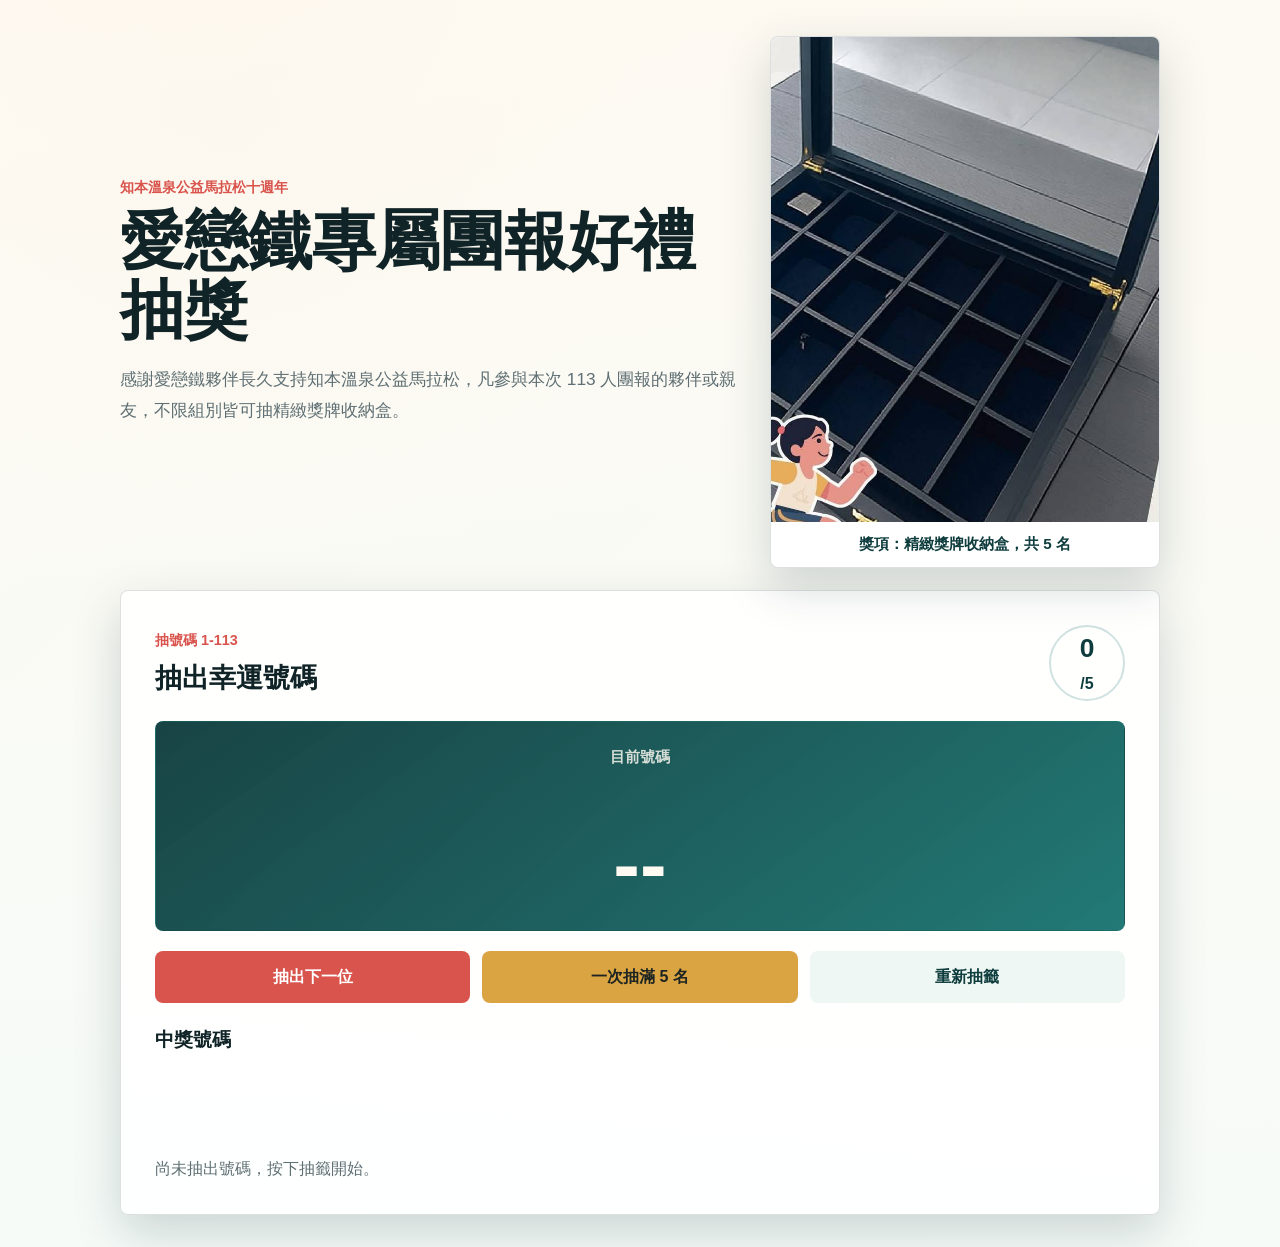
<file: index.html>
<!doctype html>
<html lang="zh-Hant">
  <head>
    <meta charset="utf-8">
    <meta name="viewport" content="width=device-width, initial-scale=1, viewport-fit=cover">
    <meta name="theme-color" content="#0f3d3e">
    <meta name="description" content="知本溫泉公益馬拉松十週年愛戀鐵專屬團報好禮抽獎">
    <title>知本馬團報抽獎</title>
    <link rel="stylesheet" href="styles.css">
  </head>
  <body>
    <main class="app-shell">
      <section class="hero" aria-labelledby="app-title">
        <div class="hero-copy">
          <p class="eyebrow">知本溫泉公益馬拉松十週年</p>
          <h1 id="app-title">愛戀鐵專屬團報好禮抽獎</h1>
          <p class="lead">
            感謝愛戀鐵夥伴長久支持知本溫泉公益馬拉松，凡參與本次 113 人團報的夥伴或親友，不限組別皆可抽精緻獎牌收納盒。
          </p>
        </div>
        <figure class="prize-photo">
          <img src="assets/medal-box.jpg" alt="精緻獎牌收納盒">
          <figcaption>獎項：精緻獎牌收納盒，共 5 名</figcaption>
        </figure>
      </section>

      <section class="draw-panel" aria-labelledby="draw-title">
        <div class="panel-heading">
          <div>
            <p class="eyebrow">抽號碼 1-113</p>
            <h2 id="draw-title">抽出幸運號碼</h2>
          </div>
          <div class="progress" aria-live="polite">
            <span id="drawCount">0</span><span>/5</span>
          </div>
        </div>

        <div class="number-stage" aria-live="polite" aria-atomic="true">
          <span class="stage-label">目前號碼</span>
          <strong id="currentNumber">--</strong>
        </div>

        <div class="controls">
          <button id="drawOne" class="primary-button" type="button">抽出下一位</button>
          <button id="drawAll" class="secondary-button" type="button">一次抽滿 5 名</button>
          <button id="resetDraw" class="ghost-button" type="button">重新抽籤</button>
        </div>

        <div class="winners-block">
          <h3>中獎號碼</h3>
          <ol id="winnerList" class="winner-list"></ol>
          <p id="emptyState" class="empty-state">尚未抽出號碼，按下抽籤開始。</p>
        </div>
      </section>
    </main>

    <div id="toast" class="toast" role="status" aria-live="polite"></div>
    <script src="app.js"></script>
  </body>
</html>
</file>
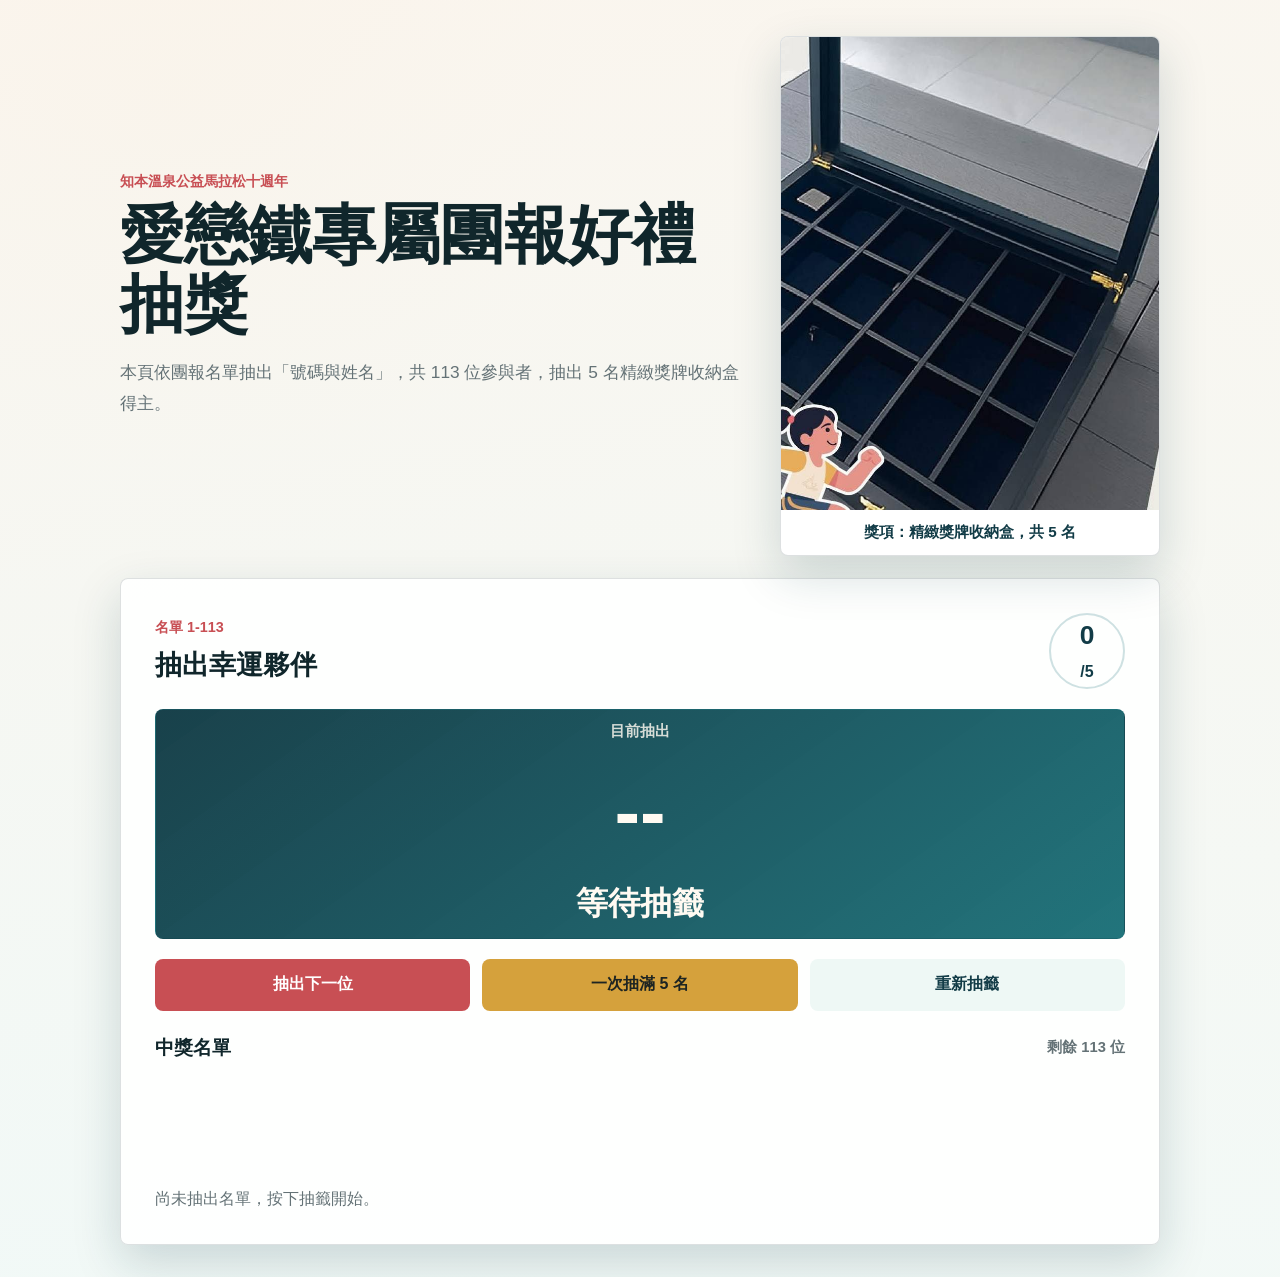
<file: name-draw/index.html>
<!doctype html>
<html lang="zh-Hant">
  <head>
    <meta charset="utf-8">
    <meta name="viewport" content="width=device-width, initial-scale=1, viewport-fit=cover">
    <meta name="theme-color" content="#123c47">
    <meta name="description" content="知本溫泉公益馬拉松愛戀鐵專屬團報好禮抽獎，抽出號碼與姓名。">
    <title>知本馬團報姓名抽獎</title>
    <link rel="stylesheet" href="styles.css">
  </head>
  <body>
    <main class="app-shell">
      <section class="hero" aria-labelledby="app-title">
        <div class="hero-copy">
          <p class="eyebrow">知本溫泉公益馬拉松十週年</p>
          <h1 id="app-title">愛戀鐵專屬團報好禮抽獎</h1>
          <p class="lead">
            本頁依團報名單抽出「號碼與姓名」，共 113 位參與者，抽出 5 名精緻獎牌收納盒得主。
          </p>
        </div>
        <figure class="prize-photo">
          <img src="../assets/medal-box.jpg" alt="精緻獎牌收納盒">
          <figcaption>獎項：精緻獎牌收納盒，共 5 名</figcaption>
        </figure>
      </section>

      <section class="draw-panel" aria-labelledby="draw-title">
        <div class="panel-heading">
          <div>
            <p class="eyebrow">名單 1-113</p>
            <h2 id="draw-title">抽出幸運夥伴</h2>
          </div>
          <div class="progress" aria-live="polite">
            <span id="drawCount">0</span><span>/5</span>
          </div>
        </div>

        <div class="name-stage" aria-live="polite" aria-atomic="true">
          <span class="stage-label">目前抽出</span>
          <strong id="currentNumber">--</strong>
          <b id="currentName">等待抽籤</b>
        </div>

        <div class="controls">
          <button id="drawOne" class="primary-button" type="button">抽出下一位</button>
          <button id="drawAll" class="secondary-button" type="button">一次抽滿 5 名</button>
          <button id="resetDraw" class="ghost-button" type="button">重新抽籤</button>
        </div>

        <div class="winners-block">
          <div class="section-heading">
            <h3>中獎名單</h3>
            <span id="remainingCount">剩餘 113 位</span>
          </div>
          <ol id="winnerList" class="winner-list"></ol>
          <p id="emptyState" class="empty-state">尚未抽出名單，按下抽籤開始。</p>
        </div>
      </section>
    </main>

    <div id="toast" class="toast" role="status" aria-live="polite"></div>
    <script src="app.js"></script>
  </body>
</html>
</file>
<file: styles.css>
:root {
  color-scheme: light;
  --ink: #102326;
  --muted: #5f6f73;
  --paper: #fffaf2;
  --panel: #ffffff;
  --teal: #0f6f6b;
  --teal-dark: #0f3d3e;
  --coral: #d9544d;
  --gold: #d9a441;
  --line: rgba(16, 35, 38, 0.14);
  --shadow: 0 18px 48px rgba(13, 47, 49, 0.18);
}

* {
  box-sizing: border-box;
}

body {
  min-height: 100vh;
  margin: 0;
  color: var(--ink);
  font-family: "Noto Sans TC", "Microsoft JhengHei", "PingFang TC", Arial, sans-serif;
  background:
    linear-gradient(180deg, rgba(255, 250, 242, 0.92), rgba(246, 251, 248, 0.96)),
    radial-gradient(circle at 18% 10%, rgba(217, 164, 65, 0.22), transparent 26rem),
    linear-gradient(135deg, #f9efe0 0%, #e8f4ef 45%, #fef7ec 100%);
}

button {
  font: inherit;
}

.app-shell {
  width: min(1120px, 100%);
  margin: 0 auto;
  padding: 20px clamp(16px, 4vw, 40px) 32px;
}

.hero {
  display: grid;
  grid-template-columns: minmax(0, 1fr) minmax(260px, 390px);
  gap: 28px;
  align-items: center;
  min-height: 42vh;
  padding: 16px 0 22px;
}

.hero-copy {
  padding: 18px 0;
}

.eyebrow {
  margin: 0 0 10px;
  color: var(--coral);
  font-size: 0.9rem;
  font-weight: 800;
}

h1,
h2,
h3,
p {
  margin-top: 0;
}

h1 {
  max-width: 720px;
  margin-bottom: 18px;
  font-size: clamp(2rem, 4rem, 4.5rem);
  line-height: 1.08;
  letter-spacing: 0;
}

.lead {
  max-width: 680px;
  margin-bottom: 0;
  color: var(--muted);
  font-size: 1.08rem;
  line-height: 1.8;
}

.prize-photo {
  margin: 0;
  overflow: hidden;
  border: 1px solid var(--line);
  border-radius: 8px;
  background: var(--panel);
  box-shadow: var(--shadow);
}

.prize-photo img {
  display: block;
  width: 100%;
  aspect-ratio: 4 / 5;
  object-fit: cover;
}

.prize-photo figcaption {
  padding: 12px 14px;
  color: var(--teal-dark);
  font-size: 0.95rem;
  font-weight: 800;
  text-align: center;
}

.draw-panel {
  border: 1px solid var(--line);
  border-radius: 8px;
  padding: clamp(18px, 4vw, 34px);
  background: rgba(255, 255, 255, 0.9);
  box-shadow: var(--shadow);
}

.panel-heading {
  display: flex;
  justify-content: space-between;
  gap: 18px;
  align-items: center;
  margin-bottom: 20px;
}

h2 {
  margin-bottom: 0;
  font-size: 1.7rem;
}

.progress {
  display: grid;
  place-items: center;
  min-width: 76px;
  min-height: 76px;
  border: 2px solid rgba(15, 111, 107, 0.2);
  border-radius: 50%;
  color: var(--teal-dark);
  font-weight: 900;
}

.progress span:first-child {
  font-size: 1.65rem;
}

.number-stage {
  display: grid;
  place-items: center;
  min-height: 210px;
  margin: 0 0 20px;
  border: 1px solid rgba(15, 111, 107, 0.2);
  border-radius: 8px;
  background:
    linear-gradient(145deg, rgba(15, 61, 62, 0.96), rgba(15, 111, 107, 0.92)),
    linear-gradient(135deg, rgba(217, 164, 65, 0.22), rgba(217, 84, 77, 0.1));
  color: #fffaf2;
  text-align: center;
}

.stage-label {
  display: block;
  margin-bottom: 8px;
  color: rgba(255, 250, 242, 0.82);
  font-size: 0.95rem;
  font-weight: 700;
}

#currentNumber {
  display: block;
  min-width: 4ch;
  font-size: 5rem;
  line-height: 1;
  font-weight: 900;
}

#currentNumber.is-spinning {
  animation: pulseNumber 0.14s ease-in-out infinite alternate;
}

@keyframes pulseNumber {
  from {
    transform: scale(0.98);
  }

  to {
    transform: scale(1.04);
  }
}

.controls {
  display: grid;
  grid-template-columns: 1fr 1fr 1fr;
  gap: 12px;
}

.controls button {
  min-height: 52px;
  border: 0;
  border-radius: 8px;
  padding: 12px 14px;
  cursor: pointer;
  font-weight: 900;
  transition: transform 0.16s ease, filter 0.16s ease, opacity 0.16s ease;
}

.controls button:active {
  transform: translateY(1px) scale(0.99);
}

.controls button:disabled {
  cursor: not-allowed;
  opacity: 0.5;
}

.primary-button {
  background: var(--coral);
  color: #fff;
}

.secondary-button {
  background: var(--gold);
  color: #1d2422;
}

.ghost-button {
  border: 1px solid var(--line);
  background: #eef7f3;
  color: var(--teal-dark);
}

.winners-block {
  margin-top: 24px;
}

.winners-block h3 {
  margin-bottom: 12px;
  font-size: 1.2rem;
}

.winner-list {
  display: grid;
  grid-template-columns: repeat(5, minmax(0, 1fr));
  gap: 10px;
  min-height: 84px;
  margin: 0;
  padding: 0;
  list-style: none;
}

.winner-list li {
  display: grid;
  gap: 4px;
  place-items: center;
  min-height: 84px;
  border: 1px solid rgba(217, 164, 65, 0.38);
  border-radius: 8px;
  background: #fff7e6;
  color: var(--teal-dark);
  font-weight: 900;
}

.winner-list small {
  color: var(--muted);
  font-size: 0.78rem;
}

.winner-list strong {
  font-size: 2rem;
  line-height: 1;
}

.empty-state {
  margin: 10px 0 0;
  color: var(--muted);
}

.empty-state.is-hidden {
  display: none;
}

.toast {
  position: fixed;
  left: 50%;
  bottom: calc(18px + env(safe-area-inset-bottom));
  z-index: 10;
  max-width: min(92vw, 420px);
  transform: translateX(-50%) translateY(140%);
  border-radius: 8px;
  padding: 12px 16px;
  background: rgba(16, 35, 38, 0.92);
  color: #fff;
  font-weight: 800;
  text-align: center;
  opacity: 0;
  transition: transform 0.22s ease, opacity 0.22s ease;
}

.toast.is-visible {
  transform: translateX(-50%) translateY(0);
  opacity: 1;
}

@media (max-width: 780px) {
  .app-shell {
    padding-top: 12px;
  }

  .hero {
    grid-template-columns: 1fr;
    gap: 16px;
    min-height: auto;
  }

  h1 {
    font-size: 2.35rem;
  }

  .lead {
    font-size: 1rem;
  }

  .prize-photo img {
    max-height: 320px;
  }

  .panel-heading {
    align-items: flex-start;
  }

  .progress {
    min-width: 64px;
    min-height: 64px;
  }

  .number-stage {
    min-height: 180px;
  }

  #currentNumber {
    font-size: 4.1rem;
  }

  .controls {
    grid-template-columns: 1fr;
  }

  .winner-list {
    grid-template-columns: repeat(2, minmax(0, 1fr));
  }
}

@media (max-width: 420px) {
  h1 {
    font-size: 2.05rem;
  }

  .draw-panel {
    padding: 16px;
  }

  .panel-heading {
    gap: 10px;
  }

  h2 {
    font-size: 1.35rem;
  }

  .winner-list {
    grid-template-columns: 1fr;
  }
}
</file>
<file: name-draw/styles.css>
:root {
  color-scheme: light;
  --ink: #10262b;
  --muted: #647276;
  --paper: #fbf6ef;
  --panel: #ffffff;
  --teal: #126b73;
  --teal-dark: #123c47;
  --rose: #c84f54;
  --gold: #d5a13c;
  --line: rgba(16, 38, 43, 0.14);
  --shadow: 0 18px 48px rgba(18, 60, 71, 0.18);
}

* {
  box-sizing: border-box;
}

body {
  min-height: 100vh;
  margin: 0;
  color: var(--ink);
  font-family: "Noto Sans TC", "Microsoft JhengHei", "PingFang TC", Arial, sans-serif;
  background:
    linear-gradient(180deg, rgba(251, 246, 239, 0.92), rgba(242, 249, 247, 0.96)),
    radial-gradient(circle at 14% 8%, rgba(213, 161, 60, 0.22), transparent 25rem),
    linear-gradient(135deg, #f7eadb 0%, #e4f4f0 48%, #fff8ea 100%);
}

button {
  font: inherit;
}

.app-shell {
  width: min(1120px, 100%);
  margin: 0 auto;
  padding: 20px clamp(16px, 4vw, 40px) 32px;
}

.hero {
  display: grid;
  grid-template-columns: minmax(0, 1fr) minmax(260px, 380px);
  gap: 28px;
  align-items: center;
  min-height: 40vh;
  padding: 16px 0 22px;
}

.hero-copy {
  padding: 18px 0;
}

.eyebrow {
  margin: 0 0 10px;
  color: var(--rose);
  font-size: 0.9rem;
  font-weight: 800;
}

h1,
h2,
h3,
p {
  margin-top: 0;
}

h1 {
  max-width: 760px;
  margin-bottom: 18px;
  font-size: clamp(2rem, 4rem, 4.5rem);
  line-height: 1.08;
  letter-spacing: 0;
}

.lead {
  max-width: 680px;
  margin-bottom: 0;
  color: var(--muted);
  font-size: 1.08rem;
  line-height: 1.8;
}

.prize-photo {
  margin: 0;
  overflow: hidden;
  border: 1px solid var(--line);
  border-radius: 8px;
  background: var(--panel);
  box-shadow: var(--shadow);
}

.prize-photo img {
  display: block;
  width: 100%;
  aspect-ratio: 4 / 5;
  object-fit: cover;
}

.prize-photo figcaption {
  padding: 12px 14px;
  color: var(--teal-dark);
  font-size: 0.95rem;
  font-weight: 800;
  text-align: center;
}

.draw-panel {
  border: 1px solid var(--line);
  border-radius: 8px;
  padding: clamp(18px, 4vw, 34px);
  background: rgba(255, 255, 255, 0.9);
  box-shadow: var(--shadow);
}

.panel-heading,
.section-heading {
  display: flex;
  justify-content: space-between;
  gap: 18px;
  align-items: center;
}

.panel-heading {
  margin-bottom: 20px;
}

h2 {
  margin-bottom: 0;
  font-size: 1.7rem;
}

.progress {
  display: grid;
  place-items: center;
  min-width: 76px;
  min-height: 76px;
  border: 2px solid rgba(18, 107, 115, 0.2);
  border-radius: 50%;
  color: var(--teal-dark);
  font-weight: 900;
}

.progress span:first-child {
  font-size: 1.65rem;
}

.name-stage {
  display: grid;
  place-items: center;
  min-height: 230px;
  margin: 0 0 20px;
  border: 1px solid rgba(18, 107, 115, 0.2);
  border-radius: 8px;
  background:
    linear-gradient(145deg, rgba(18, 60, 71, 0.97), rgba(18, 107, 115, 0.93)),
    linear-gradient(135deg, rgba(213, 161, 60, 0.22), rgba(200, 79, 84, 0.1));
  color: #fffaf2;
  text-align: center;
}

.stage-label {
  display: block;
  margin-bottom: 8px;
  color: rgba(255, 250, 242, 0.82);
  font-size: 0.95rem;
  font-weight: 700;
}

#currentNumber {
  display: block;
  min-width: 4ch;
  font-size: 4.8rem;
  line-height: 1;
  font-weight: 900;
}

#currentName {
  display: block;
  min-height: 1.35em;
  margin-top: 10px;
  font-size: 2rem;
  line-height: 1.25;
}

#currentNumber.is-spinning,
#currentName.is-spinning {
  animation: pulseText 0.14s ease-in-out infinite alternate;
}

@keyframes pulseText {
  from {
    transform: scale(0.98);
  }

  to {
    transform: scale(1.04);
  }
}

.controls {
  display: grid;
  grid-template-columns: 1fr 1fr 1fr;
  gap: 12px;
}

.controls button {
  min-height: 52px;
  border: 0;
  border-radius: 8px;
  padding: 12px 14px;
  cursor: pointer;
  font-weight: 900;
  transition: transform 0.16s ease, opacity 0.16s ease;
}

.controls button:active {
  transform: translateY(1px) scale(0.99);
}

.controls button:disabled {
  cursor: not-allowed;
  opacity: 0.5;
}

.primary-button {
  background: var(--rose);
  color: #fff;
}

.secondary-button {
  background: var(--gold);
  color: #1d2422;
}

.ghost-button {
  border: 1px solid var(--line);
  background: #eef8f5;
  color: var(--teal-dark);
}

.winners-block {
  margin-top: 24px;
}

.winners-block h3 {
  margin-bottom: 0;
  font-size: 1.2rem;
}

#remainingCount {
  color: var(--muted);
  font-size: 0.92rem;
  font-weight: 800;
}

.winner-list {
  display: grid;
  grid-template-columns: repeat(5, minmax(0, 1fr));
  gap: 10px;
  min-height: 106px;
  margin: 12px 0 0;
  padding: 0;
  list-style: none;
}

.winner-list li {
  display: grid;
  gap: 6px;
  place-items: center;
  min-height: 106px;
  border: 1px solid rgba(213, 161, 60, 0.38);
  border-radius: 8px;
  background: #fff7e6;
  color: var(--teal-dark);
  text-align: center;
}

.winner-list small {
  color: var(--muted);
  font-size: 0.78rem;
  font-weight: 800;
}

.winner-list strong {
  font-size: 1.85rem;
  line-height: 1;
}

.winner-list b {
  font-size: 1.08rem;
}

.empty-state {
  margin: 10px 0 0;
  color: var(--muted);
}

.empty-state.is-hidden {
  display: none;
}

.toast {
  position: fixed;
  left: 50%;
  bottom: calc(18px + env(safe-area-inset-bottom));
  z-index: 10;
  max-width: min(92vw, 420px);
  transform: translateX(-50%) translateY(140%);
  border-radius: 8px;
  padding: 12px 16px;
  background: rgba(16, 38, 43, 0.92);
  color: #fff;
  font-weight: 800;
  text-align: center;
  opacity: 0;
  transition: transform 0.22s ease, opacity 0.22s ease;
}

.toast.is-visible {
  transform: translateX(-50%) translateY(0);
  opacity: 1;
}

@media (max-width: 780px) {
  .app-shell {
    padding-top: 12px;
  }

  .hero {
    grid-template-columns: 1fr;
    gap: 16px;
    min-height: auto;
  }

  h1 {
    font-size: 2.35rem;
  }

  .lead {
    font-size: 1rem;
  }

  .prize-photo img {
    max-height: 320px;
  }

  .panel-heading {
    align-items: flex-start;
  }

  .progress {
    min-width: 64px;
    min-height: 64px;
  }

  .name-stage {
    min-height: 190px;
  }

  #currentNumber {
    font-size: 4rem;
  }

  #currentName {
    font-size: 1.8rem;
  }

  .controls {
    grid-template-columns: 1fr;
  }

  .winner-list {
    grid-template-columns: repeat(2, minmax(0, 1fr));
  }
}

@media (max-width: 420px) {
  h1 {
    font-size: 2.05rem;
  }

  .draw-panel {
    padding: 16px;
  }

  .panel-heading,
  .section-heading {
    gap: 10px;
  }

  h2 {
    font-size: 1.35rem;
  }

  .winner-list {
    grid-template-columns: 1fr;
  }
}
</file>
